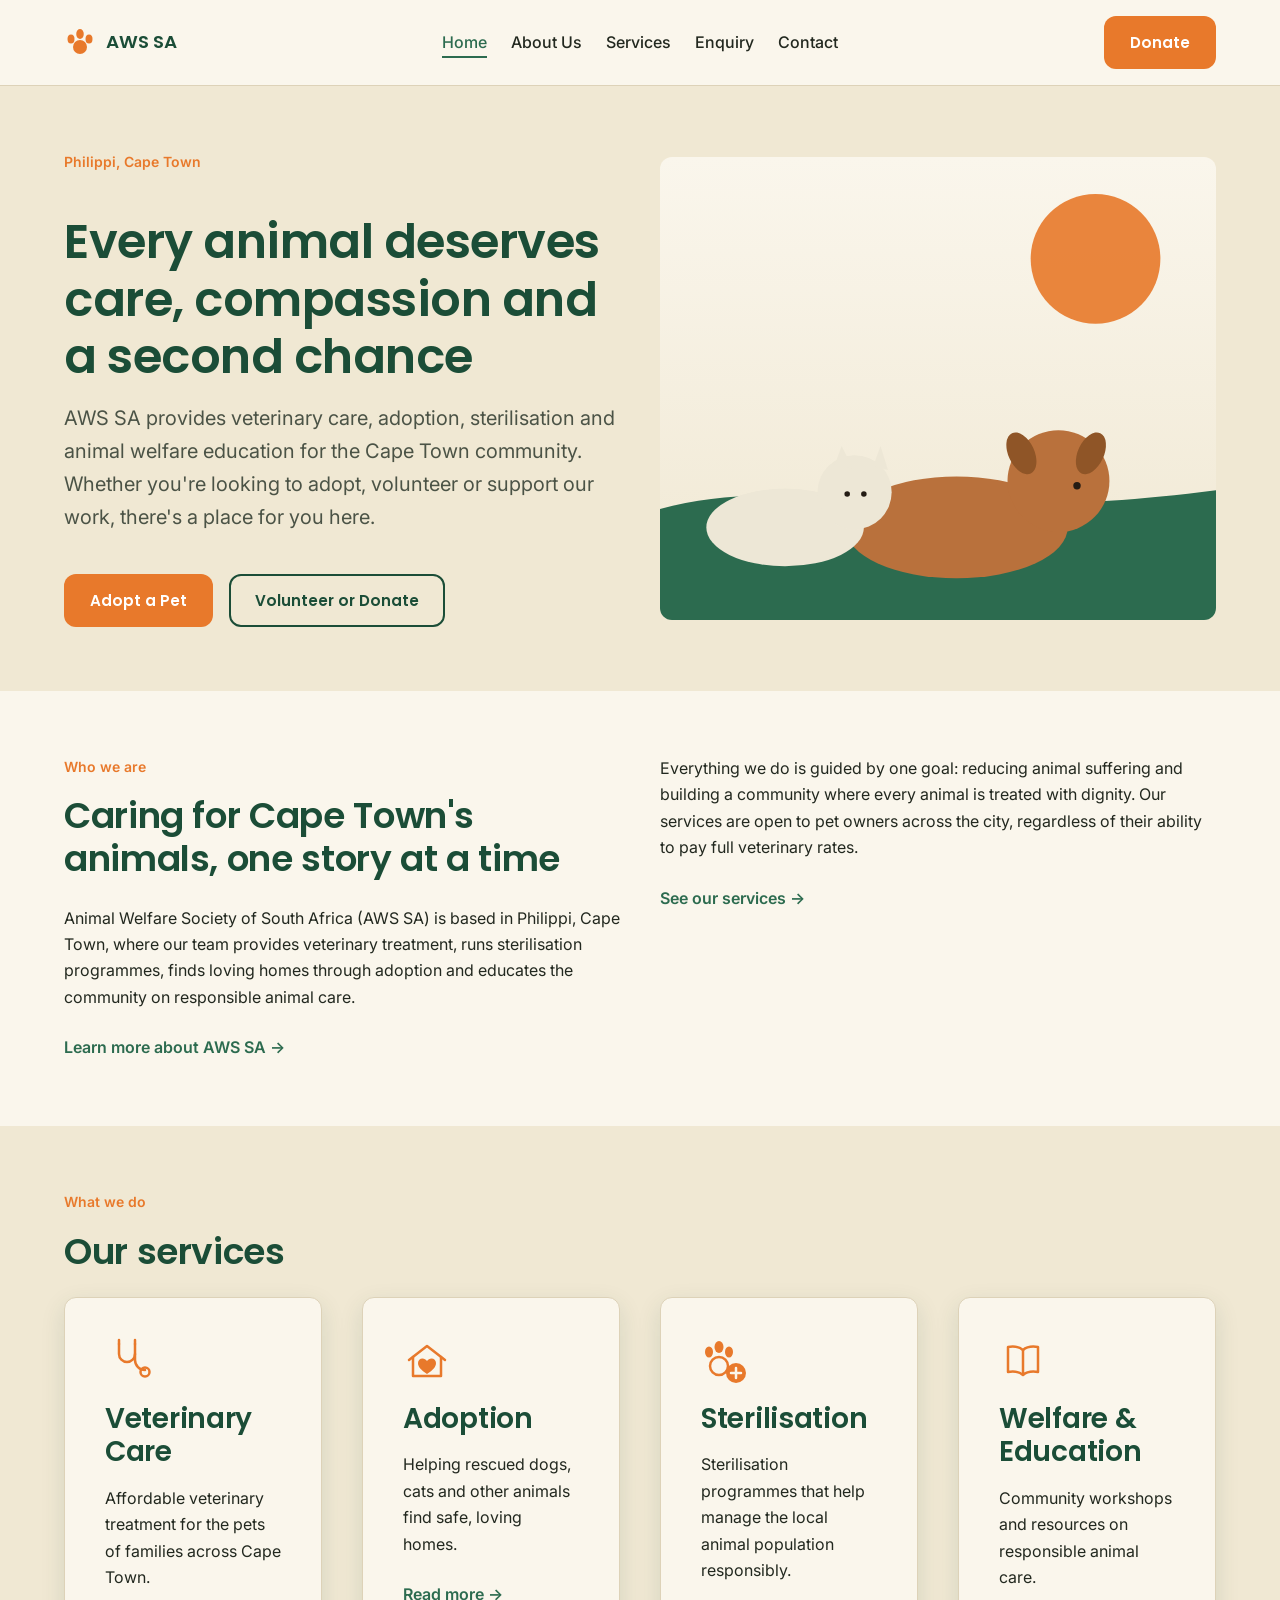
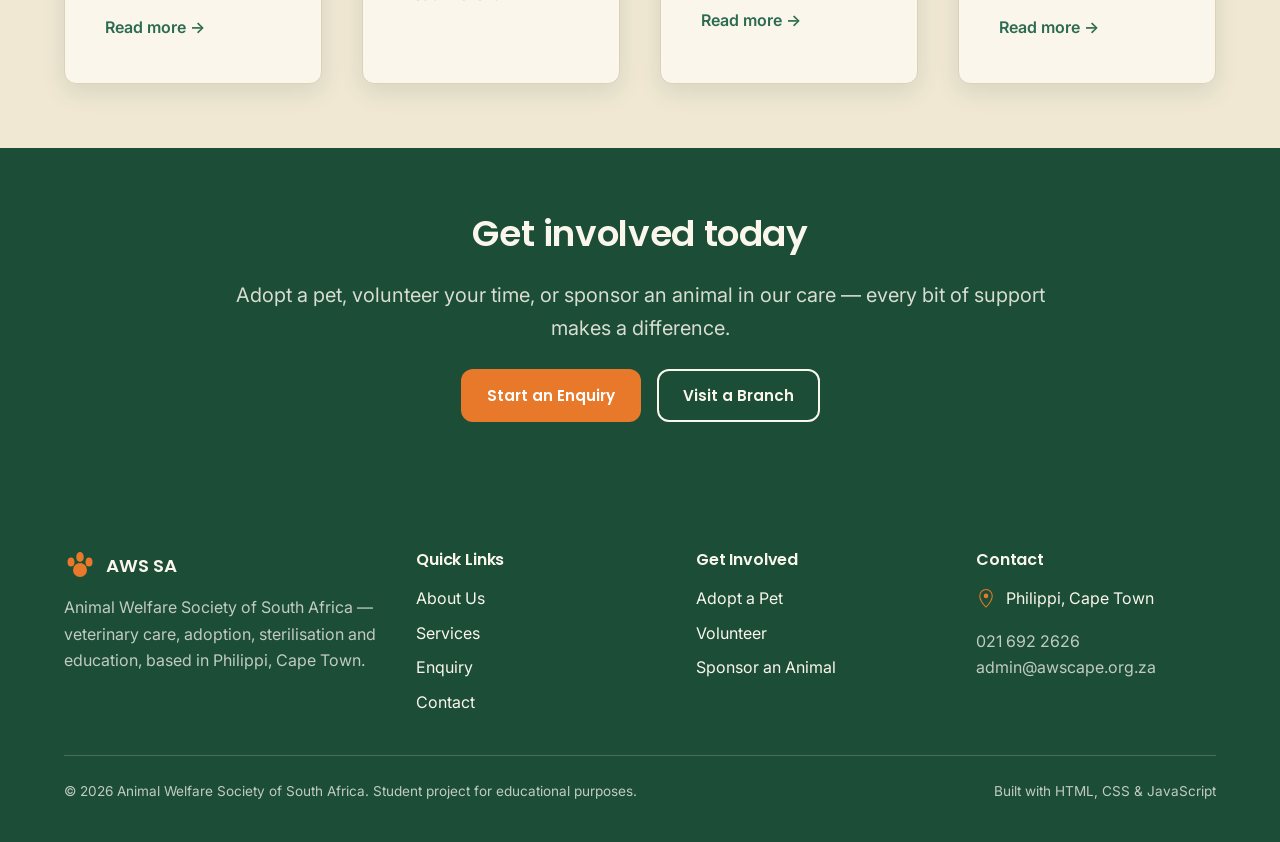
<file: index.html>
<!DOCTYPE html>
<html lang="en">
<head>
  <meta charset="UTF-8">
  <meta name="referrer" content="strict-origin-when-cross-origin">
  <meta name="viewport" content="width=device-width, initial-scale=1.0">
  <title>Animal Welfare Society of South Africa | Vet Care & Pet Adoption in Cape Town</title>
  <meta name="description" content="AWS SA offers affordable veterinary care, pet adoption, sterilisation and animal welfare education in Philippi, Cape Town. Adopt, volunteer or donate today.">

  <!-- Google Fonts: Poppins for headings, Inter for body copy -->
  <meta name="keywords" content="animal welfare Cape Town, pet adoption Cape Town, affordable vet Philippi, dog sterilisation Cape Town, animal shelter Western Cape, volunteer animal shelter">
  <meta name="author" content="Masego Leeuw">
  <meta name="robots" content="index, follow">
  <link rel="canonical" href="https://chimerical-paprenjak-44c82b.netlify.app/">

  <!-- Open Graph / social media sharing -->
  <meta property="og:type" content="website">
  <meta property="og:site_name" content="Animal Welfare Society of South Africa">
  <meta property="og:title" content="Animal Welfare Society of South Africa | Vet Care & Pet Adoption in Cape Town">
  <meta property="og:description" content="AWS SA offers affordable veterinary care, pet adoption, sterilisation and animal welfare education in Philippi, Cape Town. Adopt, volunteer or donate today.">
  <meta property="og:url" content="https://chimerical-paprenjak-44c82b.netlify.app/">
  <meta property="og:image" content="https://chimerical-paprenjak-44c82b.netlify.app/images/hero-large.svg">
  <meta name="twitter:card" content="summary_large_image">

  <link rel="preconnect" href="https://fonts.googleapis.com">
  <link rel="preconnect" href="https://fonts.gstatic.com" crossorigin>
  <link href="https://fonts.googleapis.com/css2?family=Poppins:wght@500;600;700&family=Inter:wght@400;500;600&display=swap" rel="stylesheet">

  <link rel="icon" href="images/paw-mark.svg" type="image/svg+xml">
  <link rel="stylesheet" href="css/style.css">
  <!-- Structured data for local SEO (schema.org) -->
  <script type="application/ld+json">
  {
    "@context": "https://schema.org",
    "@type": "AnimalShelter",
    "name": "Animal Welfare Society of South Africa",
    "description": "Veterinary care, pet adoption, sterilisation programmes and animal welfare education in Philippi, Cape Town.",
    "telephone": "+27216922626",
    "email": "admin@awscape.org.za",
    "address": {
      "@type": "PostalAddress",
      "addressLocality": "Philippi",
      "addressRegion": "Western Cape",
      "addressCountry": "ZA"
    },
    "areaServed": "Cape Town"
  }
  </script>
  <script src="js/main.js" defer></script>
</head>
<body>
  <a class="skip-link" href="#main-content">Skip to main content</a>

  <!-- ============================= HEADER ============================= -->
  <header class="site-header">
    <div class="container">
      <a class="brand" href="index.html">
        <img src="images/paw-mark.svg" alt="">
        AWS&nbsp;SA
      </a>

      <!-- Checkbox-driven nav toggle: works without JavaScript.
           A fuller animated menu can be added once JS is introduced in Part 3. -->
      <input type="checkbox" id="nav-toggle" class="nav-toggle">
      <label for="nav-toggle" class="nav-toggle-label">Menu</label>

      <nav class="main-nav" id="primary-nav" aria-label="Primary">
        <ul>
          <li><a href="index.html" aria-current="page">Home</a></li>
          <li><a href="about.html">About Us</a></li>
          <li><a href="services.html">Services</a></li>
          <li><a href="enquiry.html">Enquiry</a></li>
          <li><a href="contact.html">Contact</a></li>
        </ul>
      </nav>

      <div class="header-actions">
        <a class="btn btn--primary" href="enquiry.html">Donate</a>
      </div>
    </div>
  </header>

  <main id="main-content">
    <!-- ============================= HERO ============================= -->
    <section class="hero">
      <div class="container">
        <div class="hero__copy">
          <p class="section-eyebrow">Philippi, Cape Town</p>
          <h1>Every animal deserves care, compassion and a second chance</h1>
          <p class="lead">
            AWS SA provides veterinary care, adoption, sterilisation and
            animal welfare education for the Cape Town community. Whether
            you're looking to adopt, volunteer or support our work, there's
            a place for you here.
          </p>
          <div class="hero__actions">
            <a class="btn btn--primary" href="enquiry.html">Adopt a Pet</a>
            <a class="btn btn--ghost" href="enquiry.html">Volunteer or Donate</a>
          </div>
        </div>
        <div class="hero__image">
          <img
            src="images/hero-large.svg"
            srcset="images/hero-small.svg 600w, images/hero-large.svg 1200w"
            sizes="(max-width: 768px) 90vw, 40vw"
            alt="Illustration of a rescued dog and cat resting together in the sun">
        </div>
      </div>
    </section>

    <!-- =========================== ABOUT TEASER =========================== -->
    <section class="section">
      <div class="container grid grid--2">
        <div>
          <p class="section-eyebrow">Who we are</p>
          <h2>Caring for Cape Town's animals, one story at a time</h2>
          <p>
            Animal Welfare Society of South Africa (AWS SA) is based in
            Philippi, Cape Town, where our team provides veterinary
            treatment, runs sterilisation programmes, finds loving homes
            through adoption and educates the community on responsible
            animal care.
          </p>
          <a class="card__link" href="about.html">Learn more about AWS SA &rarr;</a>
        </div>
        <div>
          <p>
            Everything we do is guided by one goal: reducing animal
            suffering and building a community where every animal is
            treated with dignity. Our services are open to pet owners
            across the city, regardless of their ability to pay full
            veterinary rates.
          </p>
          <a class="card__link" href="services.html">See our services &rarr;</a>
        </div>
      </div>
    </section>

    <!-- ============================ SERVICES ============================ -->
    <section class="section section--alt">
      <div class="container">
        <p class="section-eyebrow">What we do</p>
        <h2>Our services</h2>
        <div class="grid grid--4">

          <article class="card">
            <img class="card__icon" src="images/icon-vet.svg" alt="">
            <h3>Veterinary Care</h3>
            <p>Affordable veterinary treatment for the pets of families across Cape Town.</p>
            <a class="card__link" href="services.html">Read more &rarr;</a>
          </article>

          <article class="card">
            <img class="card__icon" src="images/icon-adopt.svg" alt="">
            <h3>Adoption</h3>
            <p>Helping rescued dogs, cats and other animals find safe, loving homes.</p>
            <a class="card__link" href="services.html">Read more &rarr;</a>
          </article>

          <article class="card">
            <img class="card__icon" src="images/icon-sterilisation.svg" alt="">
            <h3>Sterilisation</h3>
            <p>Sterilisation programmes that help manage the local animal population responsibly.</p>
            <a class="card__link" href="services.html">Read more &rarr;</a>
          </article>

          <article class="card">
            <img class="card__icon" src="images/icon-education.svg" alt="">
            <h3>Welfare &amp; Education</h3>
            <p>Community workshops and resources on responsible animal care.</p>
            <a class="card__link" href="services.html">Read more &rarr;</a>
          </article>

        </div>
      </div>
    </section>

    <!-- ============================= CTA BAND ============================= -->
    <section class="section section--dark cta-band">
      <div class="container">
        <h2>Get involved today</h2>
        <p class="lead" style="margin-inline:auto; color:rgba(250,246,236,0.85);">
          Adopt a pet, volunteer your time, or sponsor an animal in our
          care — every bit of support makes a difference.
        </p>
        <div class="cta-band__actions">
          <a class="btn btn--primary" href="enquiry.html">Start an Enquiry</a>
          <a class="btn btn--outline" href="contact.html">Visit a Branch</a>
        </div>
      </div>
    </section>
  </main>

  <!-- ============================= FOOTER ============================= -->
  <footer class="site-footer">
    <div class="container">
      <div class="grid footer-grid">
        <div>
          <div class="brand" style="color:var(--color-cream);">
            <img src="images/paw-mark.svg" alt="" style="color:var(--color-orange);">
            AWS&nbsp;SA
          </div>
          <p style="color:rgba(250,246,236,0.75); margin-top:0.75rem;">
            Animal Welfare Society of South Africa &mdash; veterinary care,
            adoption, sterilisation and education, based in Philippi,
            Cape Town.
          </p>
        </div>

        <div>
          <h4>Quick Links</h4>
          <ul style="display:grid; gap:0.5rem;">
            <li><a href="about.html">About Us</a></li>
            <li><a href="services.html">Services</a></li>
            <li><a href="enquiry.html">Enquiry</a></li>
            <li><a href="contact.html">Contact</a></li>
          </ul>
        </div>

        <div>
          <h4>Get Involved</h4>
          <ul style="display:grid; gap:0.5rem;">
            <li><a href="enquiry.html">Adopt a Pet</a></li>
            <li><a href="enquiry.html">Volunteer</a></li>
            <li><a href="enquiry.html">Sponsor an Animal</a></li>
          </ul>
        </div>

        <div>
          <h4>Contact</h4>
          <div class="footer-branch">
            <img src="images/icon-pin.svg" alt="">
            <span>Philippi, Cape Town</span>
          </div>
          <p style="color:rgba(250,246,236,0.75);">021 692 2626<br>admin@awscape.org.za</p>
        </div>
      </div>

      <div class="footer-bottom">
        <span>&copy; 2026 Animal Welfare Society of South Africa. Student project for educational purposes.</span>
        <span>Built with HTML, CSS &amp; JavaScript</span>
      </div>
    </div>
  </footer>

</body>
</html>
</file>
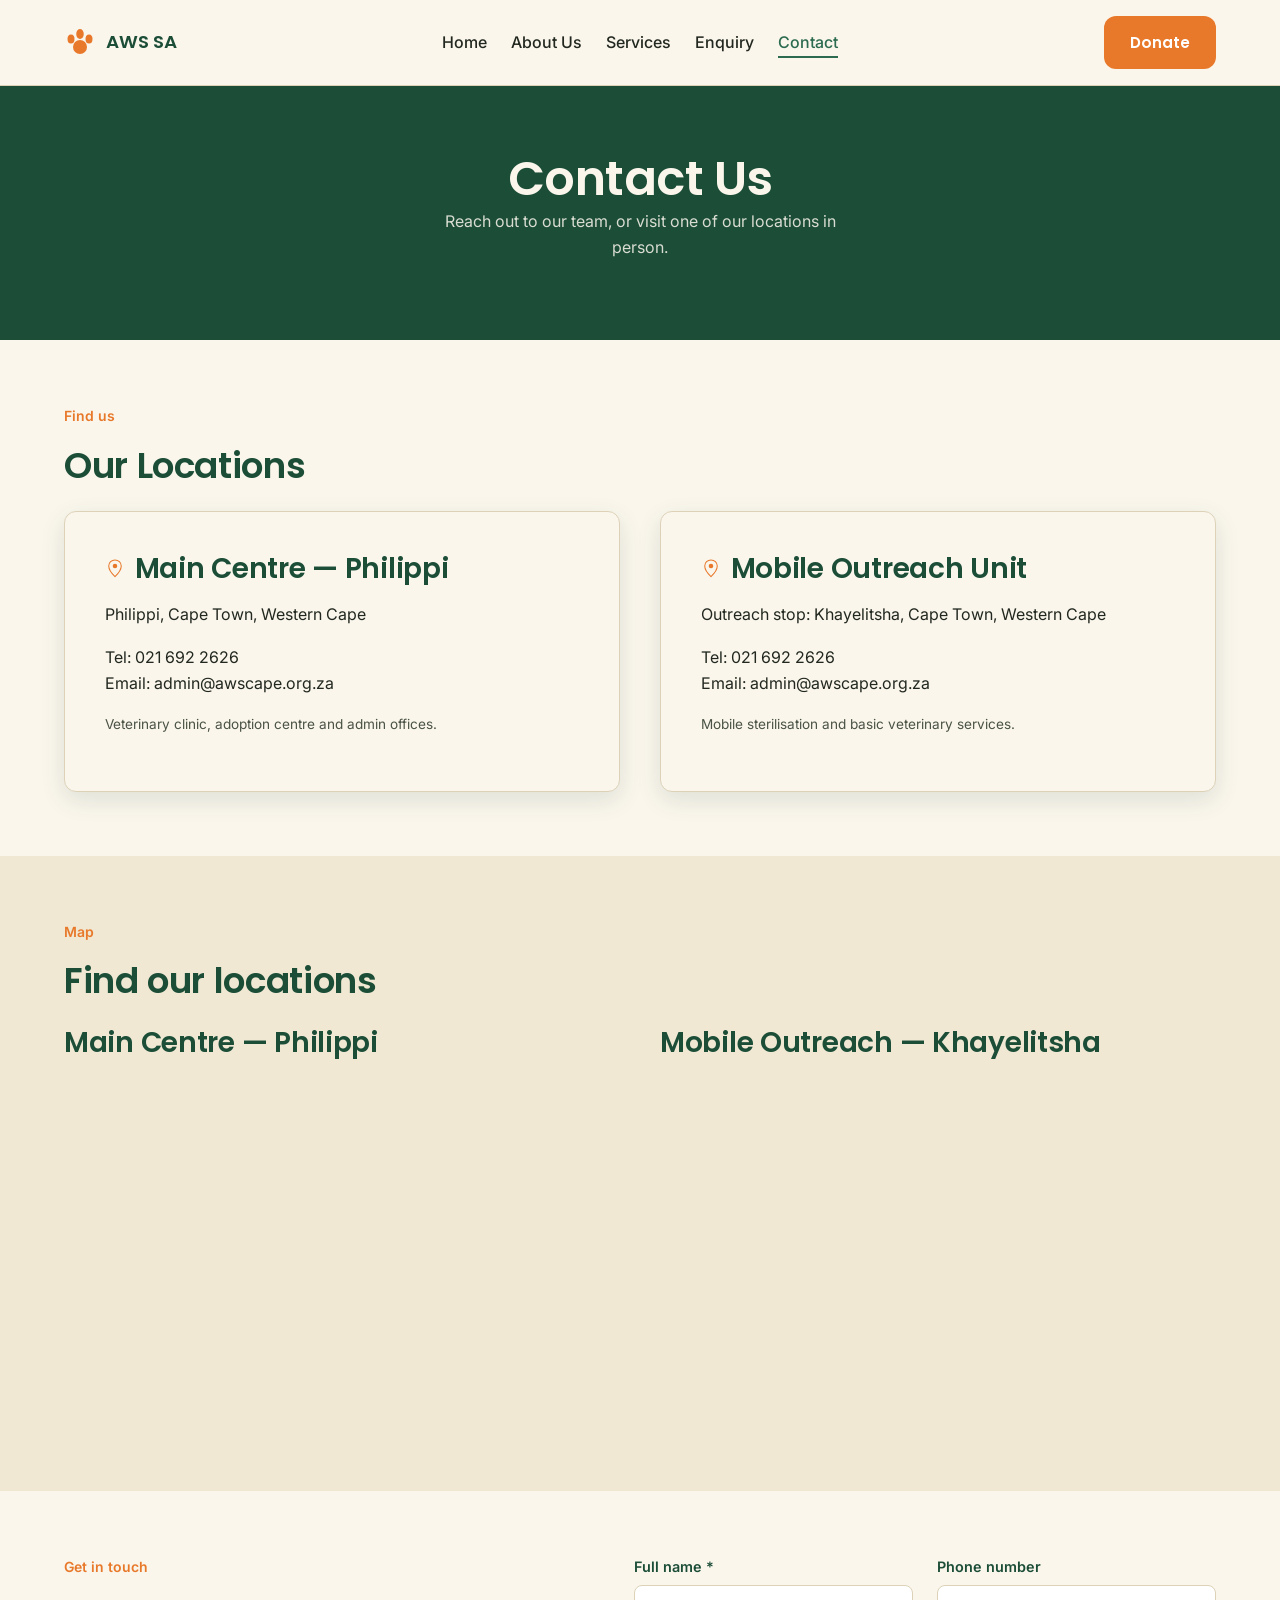
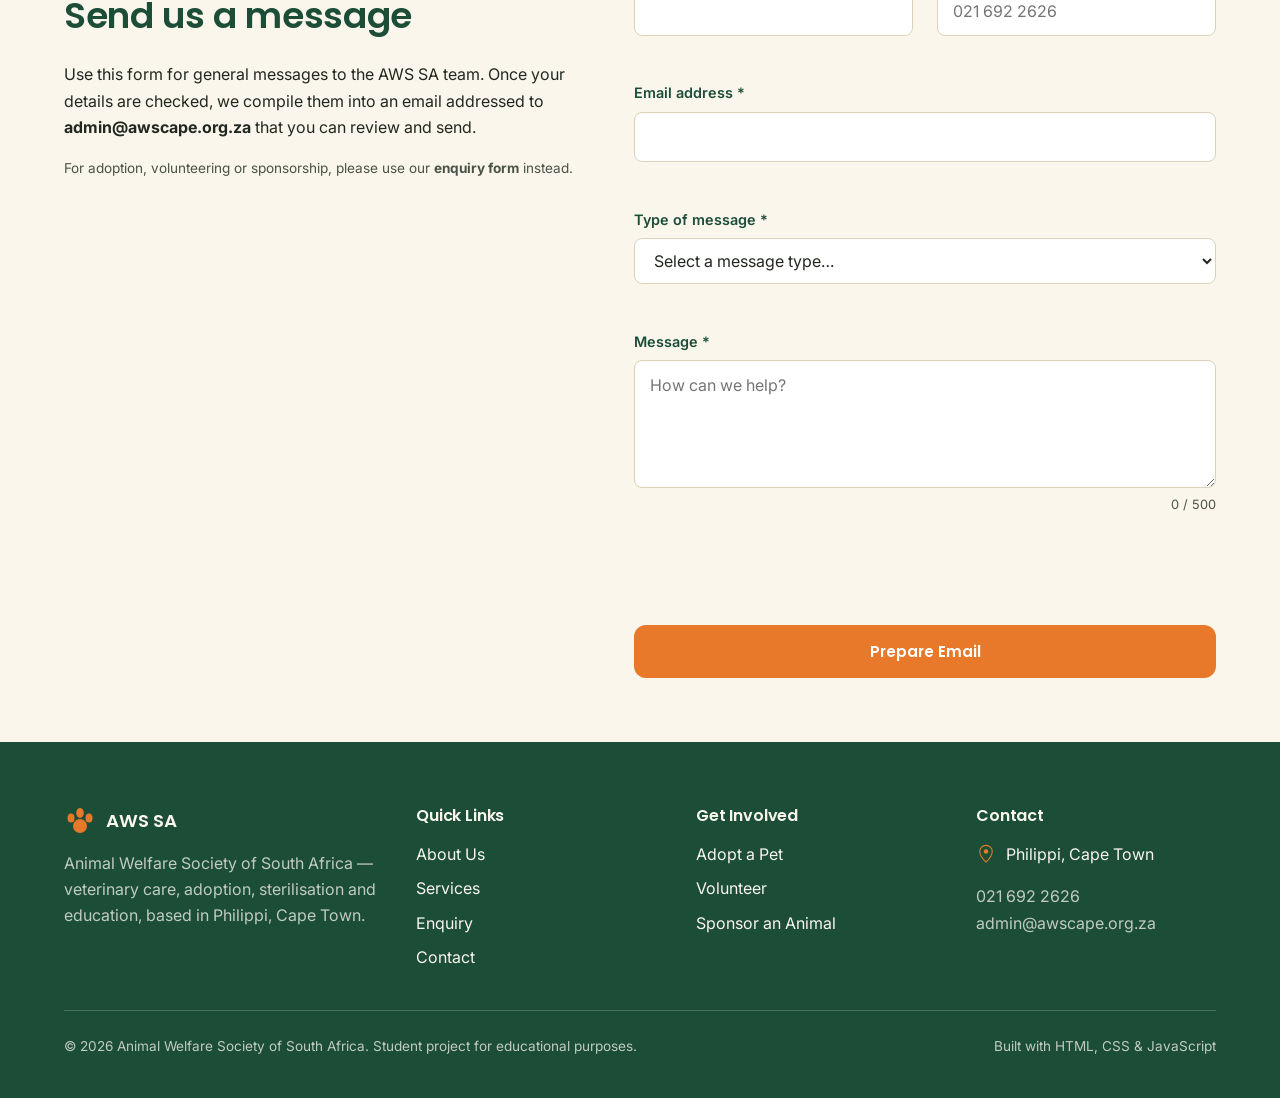
<file: contact.html>
<!DOCTYPE html>
<html lang="en">
<head>
  <meta charset="UTF-8">
  <meta name="referrer" content="strict-origin-when-cross-origin">
  <meta name="viewport" content="width=device-width, initial-scale=1.0">
  <title>Contact Us | Philippi Animal Welfare Centre, Cape Town | AWS SA</title>
  <meta name="description" content="Contact the Animal Welfare Society of South Africa in Philippi, Cape Town. Call 021 692 2626, email us, or find our centre and mobile outreach unit on the map.">

  <meta name="keywords" content="AWS SA contact, animal welfare Philippi phone, animal shelter Cape Town address, mobile sterilisation outreach">
  <meta name="author" content="Masego Leeuw">
  <meta name="robots" content="index, follow">
  <link rel="canonical" href="https://chimerical-paprenjak-44c82b.netlify.app/contact.html">

  <!-- Open Graph / social media sharing -->
  <meta property="og:type" content="website">
  <meta property="og:site_name" content="Animal Welfare Society of South Africa">
  <meta property="og:title" content="Contact Us | Philippi Animal Welfare Centre, Cape Town | AWS SA">
  <meta property="og:description" content="Contact the Animal Welfare Society of South Africa in Philippi, Cape Town. Call 021 692 2626, email us, or find our centre and mobile outreach unit on the map.">
  <meta property="og:url" content="https://chimerical-paprenjak-44c82b.netlify.app/contact.html">
  <meta property="og:image" content="https://chimerical-paprenjak-44c82b.netlify.app/images/hero-large.svg">
  <meta name="twitter:card" content="summary_large_image">

  <link rel="preconnect" href="https://fonts.googleapis.com">
  <link rel="preconnect" href="https://fonts.gstatic.com" crossorigin>
  <link href="https://fonts.googleapis.com/css2?family=Poppins:wght@500;600;700&family=Inter:wght@400;500;600&display=swap" rel="stylesheet">

  <link rel="icon" href="images/paw-mark.svg" type="image/svg+xml">
  <link rel="stylesheet" href="css/style.css">
  <script src="js/main.js" defer></script>
</head>
<body>
  <a class="skip-link" href="#main-content">Skip to main content</a>

  <header class="site-header">
    <div class="container">
      <a class="brand" href="index.html">
        <img src="images/paw-mark.svg" alt="">
        AWS&nbsp;SA
      </a>

      <input type="checkbox" id="nav-toggle" class="nav-toggle">
      <label for="nav-toggle" class="nav-toggle-label">Menu</label>

      <nav class="main-nav" id="primary-nav" aria-label="Primary">
        <ul>
          <li><a href="index.html">Home</a></li>
          <li><a href="about.html">About Us</a></li>
          <li><a href="services.html">Services</a></li>
          <li><a href="enquiry.html">Enquiry</a></li>
          <li><a href="contact.html" aria-current="page">Contact</a></li>
        </ul>
      </nav>

      <div class="header-actions">
        <a class="btn btn--primary" href="enquiry.html">Donate</a>
      </div>
    </div>
  </header>

  <main id="main-content">
    <section class="page-header">
      <div class="container">
        <h1>Contact Us</h1>
        <p>Reach out to our team, or visit one of our locations in person.</p>
      </div>
    </section>

    <!-- ============================ LOCATIONS ============================ -->
    <section class="section">
      <div class="container">
        <p class="section-eyebrow">Find us</p>
        <h2>Our Locations</h2>
        <div class="grid grid--2">

          <article class="card">
            <div class="footer-branch" style="margin-bottom:1rem;">
              <img src="images/icon-pin.svg" alt="" style="color:var(--color-orange);">
              <h3 style="margin-bottom:0;">Main Centre &mdash; Philippi</h3>
            </div>
            <p>Philippi, Cape Town, Western Cape</p>
            <p>Tel: 021 692 2626<br>Email: admin@awscape.org.za</p>
            <p class="form-note">Veterinary clinic, adoption centre and admin offices.</p>
          </article>

          <article class="card">
            <div class="footer-branch" style="margin-bottom:1rem;">
              <img src="images/icon-pin.svg" alt="" style="color:var(--color-orange);">
              <h3 style="margin-bottom:0;">Mobile Outreach Unit</h3>
            </div>
            <p>Outreach stop: Khayelitsha, Cape Town, Western Cape</p>
            <p>Tel: 021 692 2626<br>Email: admin@awscape.org.za</p>
            <p class="form-note">Mobile sterilisation and basic veterinary services.</p>
          </article>

        </div>
      </div>
    </section>

    <!-- ============================ MAPS ============================ -->
    <section class="section section--alt">
      <div class="container">
        <p class="section-eyebrow">Map</p>
        <h2>Find our locations</h2>
        <div class="grid grid--2">
          <div>
            <h3>Main Centre &mdash; Philippi</h3>
            <iframe class="map-frame" title="Map of the AWS SA Main Centre in Philippi, Cape Town"
              src="https://www.google.com/maps?q=Philippi,+Cape+Town,+South+Africa&amp;output=embed"
              loading="lazy" referrerpolicy="no-referrer-when-downgrade" allowfullscreen></iframe>
          </div>
          <div>
            <h3>Mobile Outreach &mdash; Khayelitsha</h3>
            <iframe class="map-frame" title="Map of the AWS SA mobile outreach stop in Khayelitsha, Cape Town"
              src="https://www.google.com/maps?q=Khayelitsha,+Cape+Town,+South+Africa&amp;output=embed"
              loading="lazy" referrerpolicy="no-referrer-when-downgrade" allowfullscreen></iframe>
          </div>
        </div>
      </div>
    </section>

    <!-- ============================ CONTACT FORM ============================ -->
    <section class="section">
      <div class="container grid grid--2">

        <div>
          <p class="section-eyebrow">Get in touch</p>
          <h2>Send us a message</h2>
          <p>
            Use this form for general messages to the AWS SA team. Once your
            details are checked, we compile them into an email addressed to
            <strong>admin@awscape.org.za</strong> that you can review and send.
          </p>
          <p class="form-note">For adoption, volunteering or sponsorship, please use our
            <a href="enquiry.html"><strong>enquiry form</strong></a> instead.</p>
        </div>

        <div>
          <form class="form" id="contact-form" action="#" method="post" novalidate>
            <div class="form-row">
              <div class="field">
                <label for="c-fullName">Full name *</label>
                <input type="text" id="c-fullName" name="fullName" autocomplete="name" required>
                <span class="field__error" aria-live="polite"></span>
              </div>
              <div class="field">
                <label for="c-phone">Phone number</label>
                <input type="tel" id="c-phone" name="phone" autocomplete="tel" placeholder="021 692 2626">
                <span class="field__error" aria-live="polite"></span>
              </div>
            </div>

            <div class="field">
              <label for="c-email">Email address *</label>
              <input type="email" id="c-email" name="email" autocomplete="email" required>
              <span class="field__error" aria-live="polite"></span>
            </div>

            <div class="field">
              <label for="c-topic">Type of message *</label>
              <select id="c-topic" name="topic" required>
                <option value="">Select a message type…</option>
                <option value="General question">General question</option>
                <option value="Feedback">Feedback</option>
                <option value="Media or partnership">Media or partnership</option>
                <option value="Report an animal in need">Report an animal in need</option>
              </select>
              <span class="field__error" aria-live="polite"></span>
            </div>

            <div class="field">
              <label for="c-message">Message *</label>
              <textarea id="c-message" name="message" maxlength="500" required placeholder="How can we help?"></textarea>
              <span class="field__hint" id="c-message-count">0 / 500</span>
              <span class="field__error" aria-live="polite"></span>
            </div>

            <p class="form-status" id="contact-status" role="status" aria-live="polite"></p>
            <button type="submit" class="btn btn--primary">Prepare Email</button>
          </form>

          <section class="result-panel" id="email-preview" tabindex="-1" hidden aria-live="polite">
            <h3>Your email is ready</h3>
            <p><strong>To:</strong> <span id="email-to"></span></p>
            <p><strong>Subject:</strong> <span id="email-subject"></span></p>
            <pre id="email-body"></pre>
            <a class="btn btn--primary" id="email-send" href="#">Send email</a>
          </section>
        </div>

      </div>
    </section>
  </main>

  <footer class="site-footer">
    <div class="container">
      <div class="grid footer-grid">
        <div>
          <div class="brand" style="color:var(--color-cream);">
            <img src="images/paw-mark.svg" alt="">
            AWS&nbsp;SA
          </div>
          <p style="color:rgba(250,246,236,0.75); margin-top:0.75rem;">
            Animal Welfare Society of South Africa &mdash; veterinary care,
            adoption, sterilisation and education, based in Philippi,
            Cape Town.
          </p>
        </div>

        <div>
          <h4>Quick Links</h4>
          <ul style="display:grid; gap:0.5rem;">
            <li><a href="about.html">About Us</a></li>
            <li><a href="services.html">Services</a></li>
            <li><a href="enquiry.html">Enquiry</a></li>
            <li><a href="contact.html">Contact</a></li>
          </ul>
        </div>

        <div>
          <h4>Get Involved</h4>
          <ul style="display:grid; gap:0.5rem;">
            <li><a href="enquiry.html">Adopt a Pet</a></li>
            <li><a href="enquiry.html">Volunteer</a></li>
            <li><a href="enquiry.html">Sponsor an Animal</a></li>
          </ul>
        </div>

        <div>
          <h4>Contact</h4>
          <div class="footer-branch">
            <img src="images/icon-pin.svg" alt="">
            <span>Philippi, Cape Town</span>
          </div>
          <p style="color:rgba(250,246,236,0.75);">021 692 2626<br>admin@awscape.org.za</p>
        </div>
      </div>

      <div class="footer-bottom">
        <span>&copy; 2026 Animal Welfare Society of South Africa. Student project for educational purposes.</span>
        <span>Built with HTML, CSS &amp; JavaScript</span>
      </div>
    </div>
  </footer>

</body>
</html>
</file>
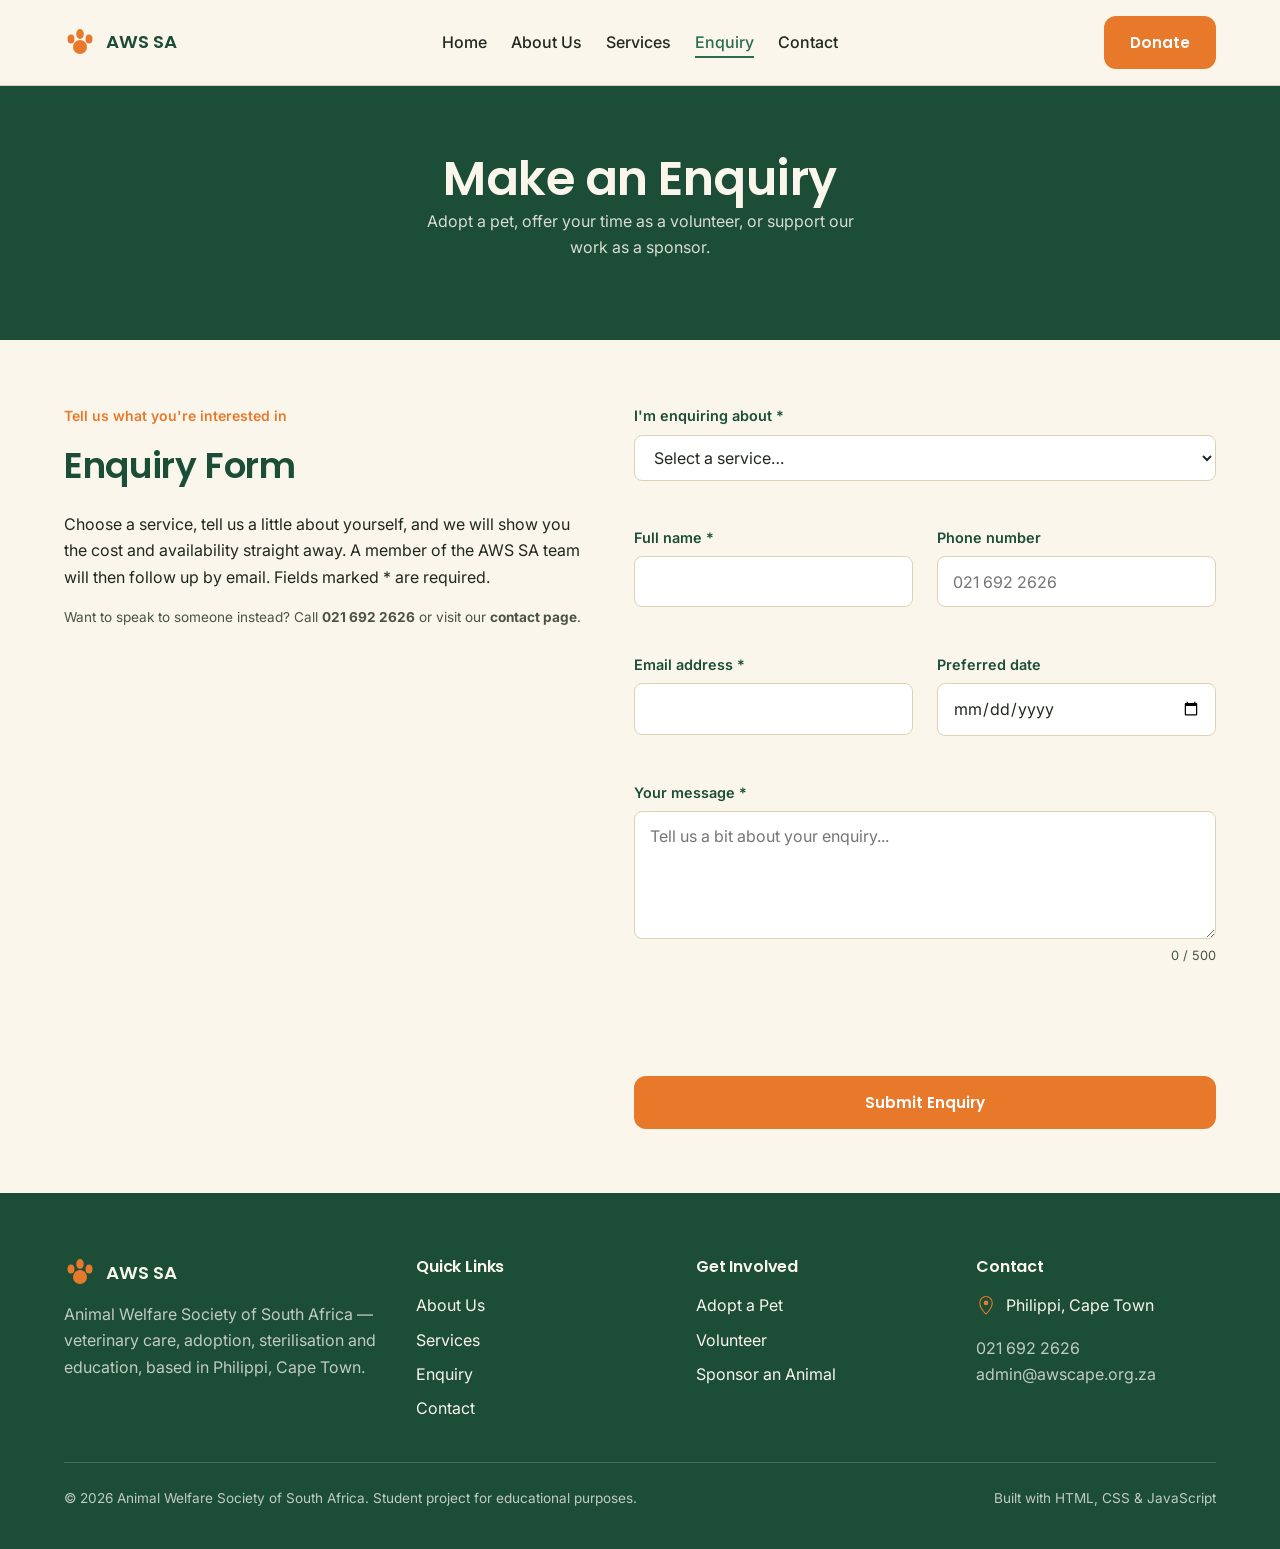
<file: enquiry.html>
<!DOCTYPE html>
<html lang="en">
<head>
  <meta charset="UTF-8">
  <meta name="referrer" content="strict-origin-when-cross-origin">
  <meta name="viewport" content="width=device-width, initial-scale=1.0">
  <title>Make an Enquiry | Adopt, Volunteer or Sponsor | AWS SA Cape Town</title>
  <meta name="description" content="Enquire about adopting a pet, veterinary care, sterilisation, volunteering or sponsoring an animal with the Animal Welfare Society of South Africa.">

  <meta name="keywords" content="adopt a pet Cape Town, volunteer animal shelter Cape Town, sponsor an animal South Africa, vet enquiry Philippi">
  <meta name="author" content="Masego Leeuw">
  <meta name="robots" content="index, follow">
  <link rel="canonical" href="https://chimerical-paprenjak-44c82b.netlify.app/enquiry.html">

  <!-- Open Graph / social media sharing -->
  <meta property="og:type" content="website">
  <meta property="og:site_name" content="Animal Welfare Society of South Africa">
  <meta property="og:title" content="Make an Enquiry | Adopt, Volunteer or Sponsor | AWS SA Cape Town">
  <meta property="og:description" content="Enquire about adopting a pet, veterinary care, sterilisation, volunteering or sponsoring an animal with the Animal Welfare Society of South Africa.">
  <meta property="og:url" content="https://chimerical-paprenjak-44c82b.netlify.app/enquiry.html">
  <meta property="og:image" content="https://chimerical-paprenjak-44c82b.netlify.app/images/hero-large.svg">
  <meta name="twitter:card" content="summary_large_image">

  <link rel="preconnect" href="https://fonts.googleapis.com">
  <link rel="preconnect" href="https://fonts.gstatic.com" crossorigin>
  <link href="https://fonts.googleapis.com/css2?family=Poppins:wght@500;600;700&family=Inter:wght@400;500;600&display=swap" rel="stylesheet">

  <link rel="icon" href="images/paw-mark.svg" type="image/svg+xml">
  <link rel="stylesheet" href="css/style.css">
  <script src="js/main.js" defer></script>
</head>
<body>
  <a class="skip-link" href="#main-content">Skip to main content</a>

  <header class="site-header">
    <div class="container">
      <a class="brand" href="index.html">
        <img src="images/paw-mark.svg" alt="">
        AWS&nbsp;SA
      </a>

      <input type="checkbox" id="nav-toggle" class="nav-toggle">
      <label for="nav-toggle" class="nav-toggle-label">Menu</label>

      <nav class="main-nav" id="primary-nav" aria-label="Primary">
        <ul>
          <li><a href="index.html">Home</a></li>
          <li><a href="about.html">About Us</a></li>
          <li><a href="services.html">Services</a></li>
          <li><a href="enquiry.html" aria-current="page">Enquiry</a></li>
          <li><a href="contact.html">Contact</a></li>
        </ul>
      </nav>

      <div class="header-actions">
        <a class="btn btn--primary" href="enquiry.html">Donate</a>
      </div>
    </div>
  </header>

  <main id="main-content">
    <section class="page-header">
      <div class="container">
        <h1>Make an Enquiry</h1>
        <p>Adopt a pet, offer your time as a volunteer, or support our work as a sponsor.</p>
      </div>
    </section>

    <section class="section">
      <div class="container grid grid--2">

        <div>
          <p class="section-eyebrow">Tell us what you're interested in</p>
          <h2>Enquiry Form</h2>
          <p>
            Choose a service, tell us a little about yourself, and we will show
            you the cost and availability straight away. A member of the AWS SA
            team will then follow up by email. Fields marked * are required.
          </p>
          <p class="form-note">
            Want to speak to someone instead? Call <a href="tel:+27216922626"><strong>021 692 2626</strong></a>
            or visit our <a href="contact.html"><strong>contact page</strong></a>.
          </p>
        </div>

        <div>
          <form class="form" id="enquiry-form" action="#" method="post" novalidate>

            <div class="field">
              <label for="service">I'm enquiring about *</label>
              <select id="service" name="service" required>
                <option value="">Select a service…</option>
                <option value="adoption">Adopting a pet</option>
                <option value="veterinary">Veterinary care</option>
                <option value="sterilisation">Sterilisation</option>
                <option value="volunteer">Volunteering</option>
                <option value="sponsorship">Sponsoring an animal</option>
              </select>
              <span class="field__error" aria-live="polite"></span>
            </div>

            <div class="form-row">
              <div class="field">
                <label for="fullName">Full name *</label>
                <input type="text" id="fullName" name="fullName" autocomplete="name" required>
                <span class="field__error" aria-live="polite"></span>
              </div>
              <div class="field">
                <label for="phone">Phone number</label>
                <input type="tel" id="phone" name="phone" autocomplete="tel" placeholder="021 692 2626">
                <span class="field__error" aria-live="polite"></span>
              </div>
            </div>

            <div class="form-row">
              <div class="field">
                <label for="email">Email address *</label>
                <input type="email" id="email" name="email" autocomplete="email" required>
                <span class="field__error" aria-live="polite"></span>
              </div>
              <div class="field">
                <label for="preferredDate">Preferred date</label>
                <input type="date" id="preferredDate" name="preferredDate">
                <span class="field__error" aria-live="polite"></span>
              </div>
            </div>

            <div class="field">
              <label for="message">Your message *</label>
              <textarea id="message" name="message" maxlength="500" required placeholder="Tell us a bit about your enquiry..."></textarea>
              <span class="field__hint" id="message-count">0 / 500</span>
              <span class="field__error" aria-live="polite"></span>
            </div>

            <p class="form-status" id="form-status" role="status" aria-live="polite"></p>
            <button type="submit" class="btn btn--primary">Submit Enquiry</button>
          </form>

          <section class="result-panel" id="enquiry-result" tabindex="-1" hidden aria-live="polite">
            <h3 id="result-title"></h3>
            <p id="result-greeting"></p>
            <dl>
              <dt>Cost</dt>
              <dd id="result-cost"></dd>
              <dt>Availability</dt>
              <dd id="result-availability"></dd>
            </dl>
            <p class="form-note">We will email more details to <strong id="result-email"></strong>.</p>
          </section>
        </div>

      </div>
    </section>
  </main>

  <footer class="site-footer">
    <div class="container">
      <div class="grid footer-grid">
        <div>
          <div class="brand" style="color:var(--color-cream);">
            <img src="images/paw-mark.svg" alt="">
            AWS&nbsp;SA
          </div>
          <p style="color:rgba(250,246,236,0.75); margin-top:0.75rem;">
            Animal Welfare Society of South Africa &mdash; veterinary care,
            adoption, sterilisation and education, based in Philippi,
            Cape Town.
          </p>
        </div>

        <div>
          <h4>Quick Links</h4>
          <ul style="display:grid; gap:0.5rem;">
            <li><a href="about.html">About Us</a></li>
            <li><a href="services.html">Services</a></li>
            <li><a href="enquiry.html">Enquiry</a></li>
            <li><a href="contact.html">Contact</a></li>
          </ul>
        </div>

        <div>
          <h4>Get Involved</h4>
          <ul style="display:grid; gap:0.5rem;">
            <li><a href="enquiry.html">Adopt a Pet</a></li>
            <li><a href="enquiry.html">Volunteer</a></li>
            <li><a href="enquiry.html">Sponsor an Animal</a></li>
          </ul>
        </div>

        <div>
          <h4>Contact</h4>
          <div class="footer-branch">
            <img src="images/icon-pin.svg" alt="">
            <span>Philippi, Cape Town</span>
          </div>
          <p style="color:rgba(250,246,236,0.75);">021 692 2626<br>admin@awscape.org.za</p>
        </div>
      </div>

      <div class="footer-bottom">
        <span>&copy; 2026 Animal Welfare Society of South Africa. Student project for educational purposes.</span>
        <span>Built with HTML, CSS &amp; JavaScript</span>
      </div>
    </div>
  </footer>

</body>
</html>
</file>
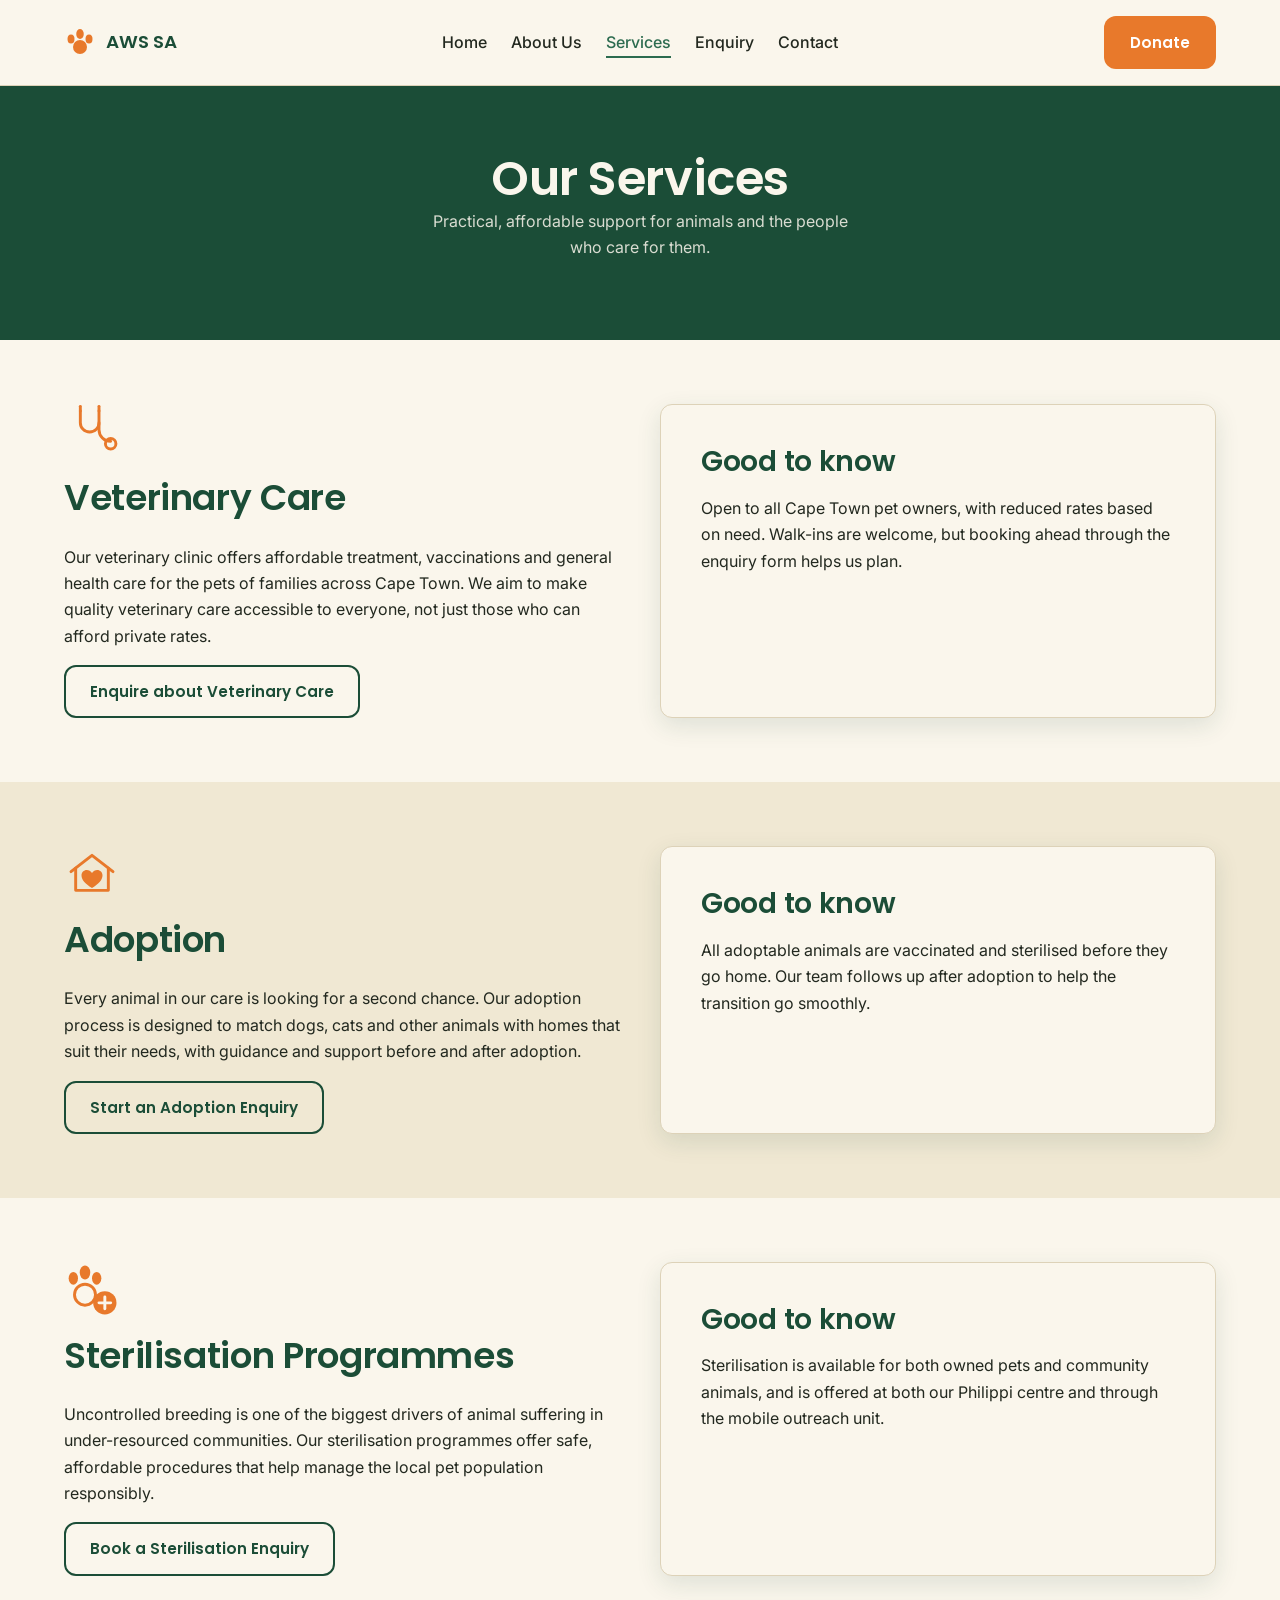
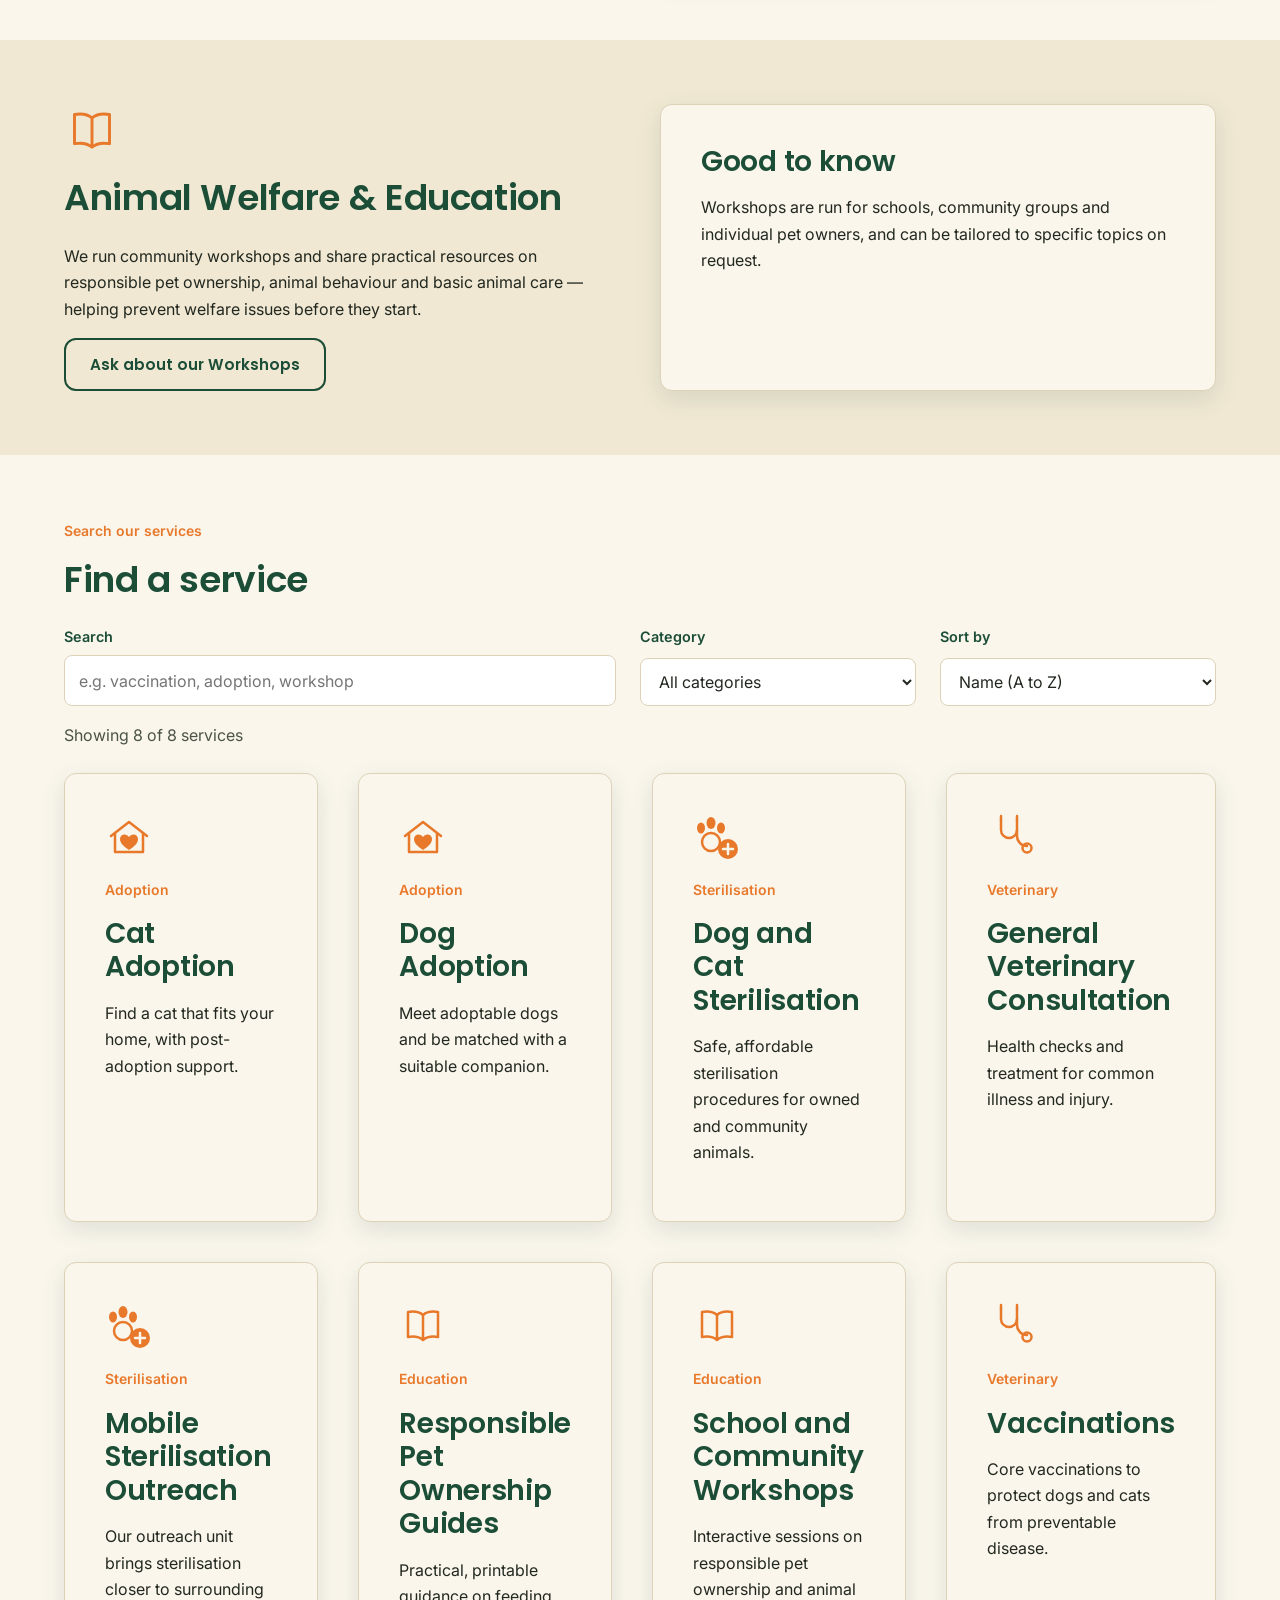
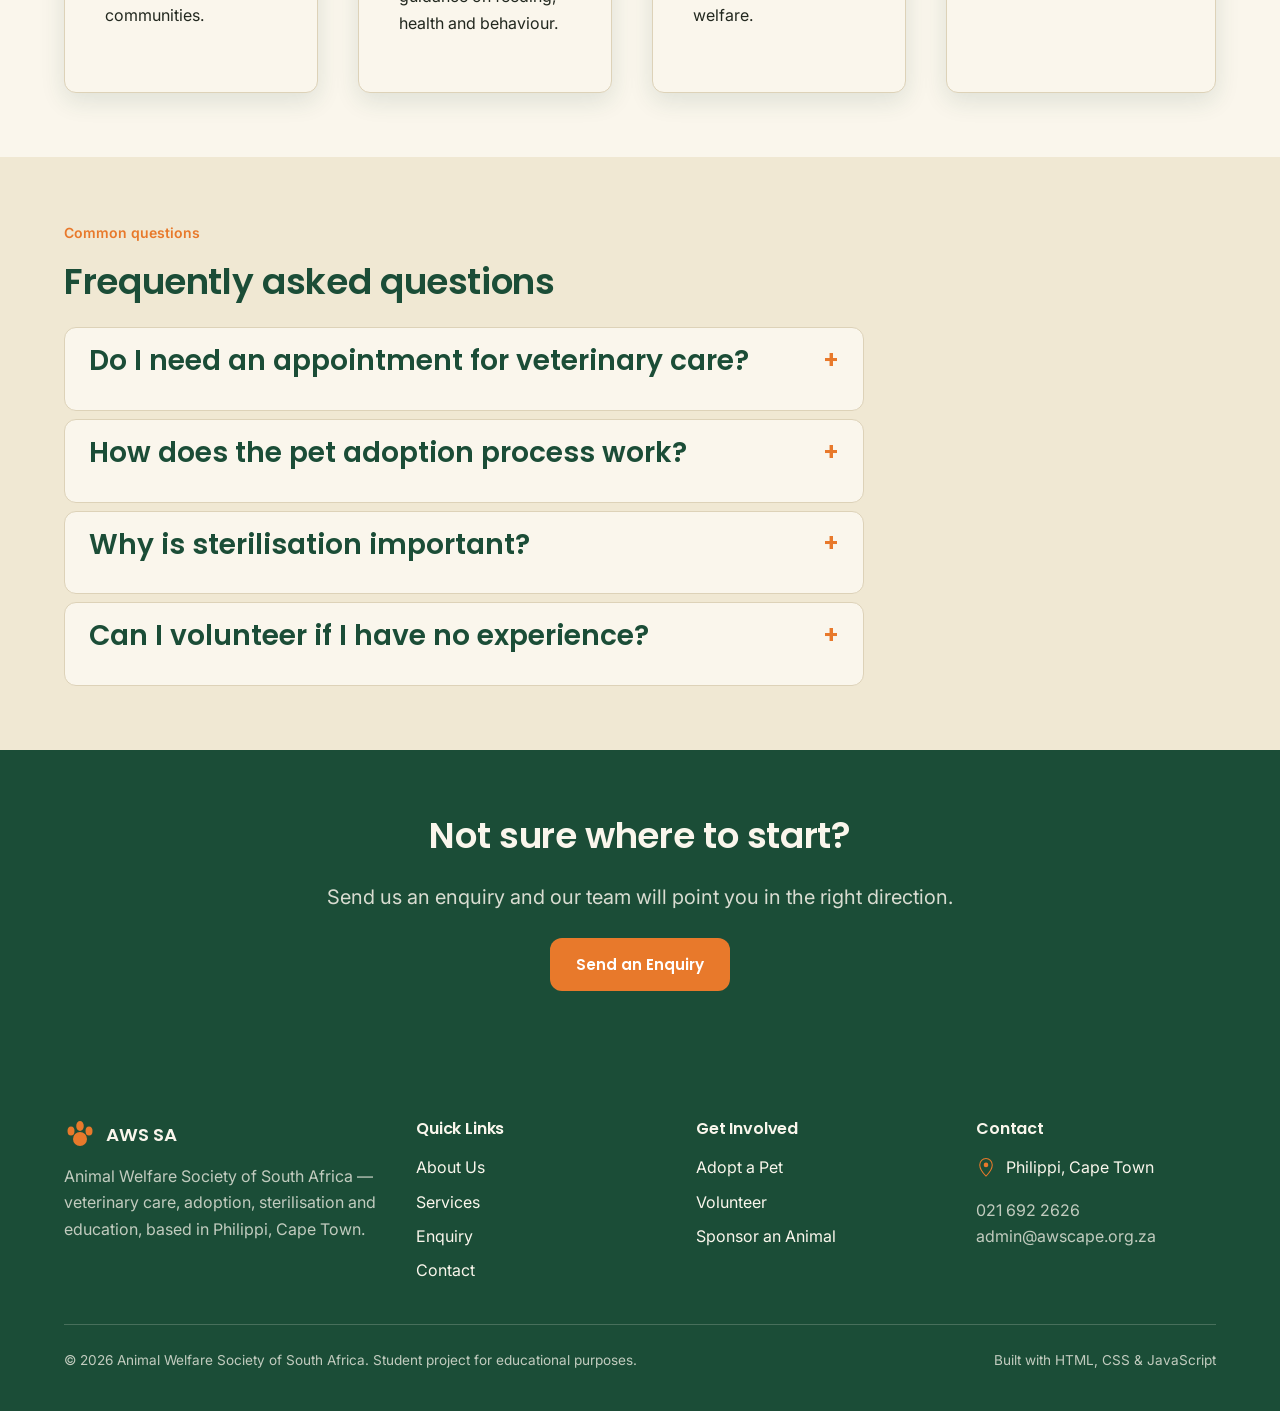
<file: services.html>
<!DOCTYPE html>
<html lang="en">
<head>
  <meta charset="UTF-8">
  <meta name="referrer" content="strict-origin-when-cross-origin">
  <meta name="viewport" content="width=device-width, initial-scale=1.0">
  <title>Our Services | Vet Care, Adoption & Sterilisation Cape Town | AWS SA</title>
  <meta name="description" content="Explore AWS SA services: affordable veterinary care, dog and cat adoption, sterilisation programmes and animal welfare education in Cape Town.">

  <meta name="keywords" content="affordable vet Cape Town, dog adoption Cape Town, cat adoption Cape Town, pet sterilisation Philippi, animal welfare workshops">
  <meta name="author" content="Masego Leeuw">
  <meta name="robots" content="index, follow">
  <link rel="canonical" href="https://chimerical-paprenjak-44c82b.netlify.app/services.html">

  <!-- Open Graph / social media sharing -->
  <meta property="og:type" content="website">
  <meta property="og:site_name" content="Animal Welfare Society of South Africa">
  <meta property="og:title" content="Our Services | Vet Care, Adoption & Sterilisation Cape Town | AWS SA">
  <meta property="og:description" content="Explore AWS SA services: affordable veterinary care, dog and cat adoption, sterilisation programmes and animal welfare education in Cape Town.">
  <meta property="og:url" content="https://chimerical-paprenjak-44c82b.netlify.app/services.html">
  <meta property="og:image" content="https://chimerical-paprenjak-44c82b.netlify.app/images/hero-large.svg">
  <meta name="twitter:card" content="summary_large_image">

  <link rel="preconnect" href="https://fonts.googleapis.com">
  <link rel="preconnect" href="https://fonts.gstatic.com" crossorigin>
  <link href="https://fonts.googleapis.com/css2?family=Poppins:wght@500;600;700&family=Inter:wght@400;500;600&display=swap" rel="stylesheet">

  <link rel="icon" href="images/paw-mark.svg" type="image/svg+xml">
  <link rel="stylesheet" href="css/style.css">
  <script src="js/main.js" defer></script>
</head>
<body>
  <a class="skip-link" href="#main-content">Skip to main content</a>

  <header class="site-header">
    <div class="container">
      <a class="brand" href="index.html">
        <img src="images/paw-mark.svg" alt="">
        AWS&nbsp;SA
      </a>

      <input type="checkbox" id="nav-toggle" class="nav-toggle">
      <label for="nav-toggle" class="nav-toggle-label">Menu</label>

      <nav class="main-nav" id="primary-nav" aria-label="Primary">
        <ul>
          <li><a href="index.html">Home</a></li>
          <li><a href="about.html">About Us</a></li>
          <li><a href="services.html" aria-current="page">Services</a></li>
          <li><a href="enquiry.html">Enquiry</a></li>
          <li><a href="contact.html">Contact</a></li>
        </ul>
      </nav>

      <div class="header-actions">
        <a class="btn btn--primary" href="enquiry.html">Donate</a>
      </div>
    </div>
  </header>

  <main id="main-content">
    <section class="page-header">
      <div class="container">
        <h1>Our Services</h1>
        <p>Practical, affordable support for animals and the people who care for them.</p>
      </div>
    </section>

    <!-- ============================ SERVICE: VET CARE ============================ -->
    <section class="section">
      <div class="container grid grid--2">
        <div>
          <img class="card__icon" src="images/icon-vet.svg" alt="" style="width:3.5rem; height:3.5rem;">
          <h2>Veterinary Care</h2>
          <p>
            Our veterinary clinic offers affordable treatment, vaccinations
            and general health care for the pets of families across Cape
            Town. We aim to make quality veterinary care accessible to
            everyone, not just those who can afford private rates.
          </p>
          <a class="btn btn--ghost" href="enquiry.html">Enquire about Veterinary Care</a>
        </div>
        <article class="card">
          <h3>Good to know</h3>
          <p>Open to all Cape Town pet owners, with reduced rates based on need. Walk-ins are welcome, but booking ahead through the enquiry form helps us plan.</p>
        </article>
      </div>
    </section>

    <!-- ============================ SERVICE: ADOPTION ============================ -->
    <section class="section section--alt">
      <div class="container grid grid--2">
        <div>
          <img class="card__icon" src="images/icon-adopt.svg" alt="" style="width:3.5rem; height:3.5rem;">
          <h2>Adoption</h2>
          <p>
            Every animal in our care is looking for a second chance. Our
            adoption process is designed to match dogs, cats and other
            animals with homes that suit their needs, with guidance and
            support before and after adoption.
          </p>
          <a class="btn btn--ghost" href="enquiry.html">Start an Adoption Enquiry</a>
        </div>
        <article class="card">
          <h3>Good to know</h3>
          <p>All adoptable animals are vaccinated and sterilised before they go home. Our team follows up after adoption to help the transition go smoothly.</p>
        </article>
      </div>
    </section>

    <!-- ============================ SERVICE: STERILISATION ============================ -->
    <section class="section">
      <div class="container grid grid--2">
        <div>
          <img class="card__icon" src="images/icon-sterilisation.svg" alt="" style="width:3.5rem; height:3.5rem;">
          <h2>Sterilisation Programmes</h2>
          <p>
            Uncontrolled breeding is one of the biggest drivers of animal
            suffering in under-resourced communities. Our sterilisation
            programmes offer safe, affordable procedures that help manage
            the local pet population responsibly.
          </p>
          <a class="btn btn--ghost" href="enquiry.html">Book a Sterilisation Enquiry</a>
        </div>
        <article class="card">
          <h3>Good to know</h3>
          <p>Sterilisation is available for both owned pets and community animals, and is offered at both our Philippi centre and through the mobile outreach unit.</p>
        </article>
      </div>
    </section>

    <!-- ============================ SERVICE: EDUCATION ============================ -->
    <section class="section section--alt">
      <div class="container grid grid--2">
        <div>
          <img class="card__icon" src="images/icon-education.svg" alt="" style="width:3.5rem; height:3.5rem;">
          <h2>Animal Welfare &amp; Education</h2>
          <p>
            We run community workshops and share practical resources on
            responsible pet ownership, animal behaviour and basic animal
            care — helping prevent welfare issues before they start.
          </p>
          <a class="btn btn--ghost" href="enquiry.html">Ask about our Workshops</a>
        </div>
        <article class="card">
          <h3>Good to know</h3>
          <p>Workshops are run for schools, community groups and individual pet owners, and can be tailored to specific topics on request.</p>
        </article>
      </div>
    </section>

    <!-- ============ DYNAMIC SERVICE FINDER (rendered by js/main.js) ============ -->
    <section class="section" id="find-a-service">
      <div class="container">
        <p class="section-eyebrow">Search our services</p>
        <h2>Find a service</h2>
        <div class="service-controls">
          <div class="field">
            <label for="service-search">Search</label>
            <input type="search" id="service-search" placeholder="e.g. vaccination, adoption, workshop">
          </div>
          <div class="field">
            <label for="service-category">Category</label>
            <select id="service-category">
              <option value="all">All categories</option>
              <option value="Veterinary">Veterinary</option>
              <option value="Adoption">Adoption</option>
              <option value="Sterilisation">Sterilisation</option>
              <option value="Education">Education</option>
            </select>
          </div>
          <div class="field">
            <label for="service-sort">Sort by</label>
            <select id="service-sort">
              <option value="az">Name (A to Z)</option>
              <option value="za">Name (Z to A)</option>
            </select>
          </div>
        </div>
        <p class="service-count" id="service-count" aria-live="polite"></p>
        <div class="grid grid--4" id="service-list">
          <noscript><p>Please enable JavaScript to search our services, or browse the sections above.</p></noscript>
        </div>
      </div>
    </section>

    <!-- ============ FAQ ACCORDION ============ -->
    <section class="section section--alt">
      <div class="container">
        <p class="section-eyebrow">Common questions</p>
        <h2>Frequently asked questions</h2>
        <div class="accordion">
          <div class="accordion__item">
            <h3><button class="accordion__button" aria-expanded="false" aria-controls="faq-1" id="faq-1-btn">Do I need an appointment for veterinary care?</button></h3>
            <div class="accordion__panel" id="faq-1" role="region" aria-labelledby="faq-1-btn" hidden>
              <p>Walk-ins are welcome, but booking through our <a href="enquiry.html"><strong>enquiry form</strong></a> helps us plan and reduces your waiting time.</p>
            </div>
          </div>
          <div class="accordion__item">
            <h3><button class="accordion__button" aria-expanded="false" aria-controls="faq-2" id="faq-2-btn">How does the pet adoption process work?</button></h3>
            <div class="accordion__panel" id="faq-2" role="region" aria-labelledby="faq-2-btn" hidden>
              <p>Send an adoption enquiry, visit to meet animals, and our team will help match you with a companion that suits your home. Adopted animals are vaccinated and sterilised.</p>
            </div>
          </div>
          <div class="accordion__item">
            <h3><button class="accordion__button" aria-expanded="false" aria-controls="faq-3" id="faq-3-btn">Why is sterilisation important?</button></h3>
            <div class="accordion__panel" id="faq-3" role="region" aria-labelledby="faq-3-btn" hidden>
              <p>Sterilisation prevents unwanted litters, reduces the number of animals left without homes and improves long-term pet health.</p>
            </div>
          </div>
          <div class="accordion__item">
            <h3><button class="accordion__button" aria-expanded="false" aria-controls="faq-4" id="faq-4-btn">Can I volunteer if I have no experience?</button></h3>
            <div class="accordion__panel" id="faq-4" role="region" aria-labelledby="faq-4-btn" hidden>
              <p>Yes. We run monthly orientation sessions for new volunteers. Visit the <a href="contact.html"><strong>contact page</strong></a> or send an enquiry to get started.</p>
            </div>
          </div>
        </div>
      </div>
    </section>

    <section class="section section--dark cta-band">
      <div class="container">
        <h2>Not sure where to start?</h2>
        <p class="lead" style="margin-inline:auto; color:rgba(250,246,236,0.85);">
          Send us an enquiry and our team will point you in the right direction.
        </p>
        <div class="cta-band__actions">
          <a class="btn btn--primary" href="enquiry.html">Send an Enquiry</a>
        </div>
      </div>
    </section>
  </main>

  <footer class="site-footer">
    <div class="container">
      <div class="grid footer-grid">
        <div>
          <div class="brand" style="color:var(--color-cream);">
            <img src="images/paw-mark.svg" alt="">
            AWS&nbsp;SA
          </div>
          <p style="color:rgba(250,246,236,0.75); margin-top:0.75rem;">
            Animal Welfare Society of South Africa &mdash; veterinary care,
            adoption, sterilisation and education, based in Philippi,
            Cape Town.
          </p>
        </div>

        <div>
          <h4>Quick Links</h4>
          <ul style="display:grid; gap:0.5rem;">
            <li><a href="about.html">About Us</a></li>
            <li><a href="services.html">Services</a></li>
            <li><a href="enquiry.html">Enquiry</a></li>
            <li><a href="contact.html">Contact</a></li>
          </ul>
        </div>

        <div>
          <h4>Get Involved</h4>
          <ul style="display:grid; gap:0.5rem;">
            <li><a href="enquiry.html">Adopt a Pet</a></li>
            <li><a href="enquiry.html">Volunteer</a></li>
            <li><a href="enquiry.html">Sponsor an Animal</a></li>
          </ul>
        </div>

        <div>
          <h4>Contact</h4>
          <div class="footer-branch">
            <img src="images/icon-pin.svg" alt="">
            <span>Philippi, Cape Town</span>
          </div>
          <p style="color:rgba(250,246,236,0.75);">021 692 2626<br>admin@awscape.org.za</p>
        </div>
      </div>

      <div class="footer-bottom">
        <span>&copy; 2026 Animal Welfare Society of South Africa. Student project for educational purposes.</span>
        <span>Built with HTML, CSS &amp; JavaScript</span>
      </div>
    </div>
  </footer>

</body>
</html>
</file>
<file: css/style.css>
/* =========================================================================
   AWS SA — Animal Welfare Society of South Africa
   style.css
   Part 2: CSS Styling and Responsive Design

   Contents:
   1.  CSS Reset
   2.  Custom Properties (design tokens)
   3.  Base / Typography
   4.  Layout helpers (container, grid, flex)
   5.  Header & Navigation
   6.  Buttons & Links
   7.  Hero section
   8.  Sections: stats, cards, CTA band
   9.  Forms
   10. Footer
   11. Page-specific tweaks
   12. Responsive Design (media queries)
   ========================================================================= */

/* -------------------------------------------------------------------------
   1. CSS RESET
   A small, hand-written reset rather than a full external library, so that
   every browser starts from the same predictable baseline before our own
   styles are applied.
   ------------------------------------------------------------------------- */
*,
*::before,
*::after {
  box-sizing: border-box;
  margin: 0;
  padding: 0;
}

html {
  /* 1rem = 16px by default; every rem value in this file is relative to this */
  scroll-behavior: smooth;
}

img,
svg {
  display: block;
  max-width: 100%;
  height: auto;
}

ul,
ol {
  list-style: none;
}

a {
  color: inherit;
  text-decoration: none;
}

button,
input,
textarea,
select {
  font: inherit;
  color: inherit;
}

/* -------------------------------------------------------------------------
   2. CUSTOM PROPERTIES — design tokens
   Colour palette follows the project proposal: dark green, cream and
   orange, with a warm neutral for supporting text.
   ------------------------------------------------------------------------- */
:root {
  /* Colour */
  --color-green-dark: #1b4d37;   /* primary brand colour: headers, nav, footer */
  --color-green-mid: #2c6b4f;    /* secondary green: hovers, section backgrounds */
  --color-cream: #faf6ec;        /* main background */
  --color-cream-deep: #f0e8d3;   /* alternate section background */
  --color-orange: #e8792b;       /* accent: calls to action, highlights */
  --color-orange-dark: #c8611b;  /* accent hover state */
  --color-ink: #22281f;          /* body text */
  --color-ink-soft: #4b5346;     /* secondary text */
  --color-border: #ddd2b8;       /* hairline borders on cream */

  /* Typography */
  --font-heading: "Poppins", "Segoe UI", sans-serif;
  --font-body: "Inter", "Segoe UI", sans-serif;

  --step-0: 1rem;        /* body text */
  --step-1: 1.25rem;     /* lead text */
  --step-2: 1.75rem;     /* h3 */
  --step-3: 2.25rem;     /* h2 */
  --step-4: 3rem;        /* h1 / hero */

  /* Layout */
  --container-width: 75rem;   /* 1200px */
  --space-xs: 0.5rem;
  --space-sm: 1rem;
  --space-md: 1.5rem;
  --space-lg: 2.5rem;
  --space-xl: 4rem;

  --radius: 0.75rem;
  --shadow-card: 0 0.5rem 1.5rem rgba(27, 77, 55, 0.12);
}

/* -------------------------------------------------------------------------
   3. BASE / TYPOGRAPHY
   ------------------------------------------------------------------------- */
body {
  font-family: var(--font-body);
  font-size: var(--step-0);
  line-height: 1.65;
  color: var(--color-ink);
  background-color: var(--color-cream);
}

h1,
h2,
h3,
h4 {
  font-family: var(--font-heading);
  font-weight: 600;
  line-height: 1.2;
  color: var(--color-green-dark);
  letter-spacing: -0.01em;
}

h1 {
  font-size: var(--step-4);
}

h2 {
  font-size: var(--step-3);
  margin-bottom: var(--space-md);
}

h3 {
  font-size: var(--step-2);
  margin-bottom: var(--space-sm);
}

p {
  margin-bottom: var(--space-sm);
  max-width: 65ch; /* keeps line length readable */
}

.lead {
  font-size: var(--step-1);
  color: var(--color-ink-soft);
}

.section-eyebrow {
  color: var(--color-orange);
  font-weight: 600;
  font-size: 0.875rem;
}

/* -------------------------------------------------------------------------
   4. LAYOUT HELPERS
   ------------------------------------------------------------------------- */
.container {
  width: 100%;
  max-width: var(--container-width);
  margin-inline: auto;
  padding-inline: var(--space-md);
}

.section {
  padding-block: var(--space-xl);
}

.section--alt {
  background-color: var(--color-cream-deep);
}

.section--dark {
  background-color: var(--color-green-dark);
  color: var(--color-cream);
}

.section--dark h2,
.section--dark h3 {
  color: var(--color-cream);
}

/* Flexbox utility used for the header bar and inline groups */
.flex-row {
  display: flex;
  align-items: center;
  justify-content: space-between;
  gap: var(--space-sm);
}

/* CSS Grid utilities used across cards, footer columns and forms */
.grid {
  display: grid;
  gap: var(--space-lg);
}

.grid--3 {
  grid-template-columns: repeat(3, 1fr);
}

.grid--4 {
  grid-template-columns: repeat(4, 1fr);
}

.grid--2 {
  grid-template-columns: repeat(2, 1fr);
}

/* -------------------------------------------------------------------------
   5. HEADER & NAVIGATION
   ------------------------------------------------------------------------- */
.site-header {
  background-color: var(--color-cream);
  border-bottom: 1px solid var(--color-border);
  position: sticky;
  top: 0;
  z-index: 10;
}

.site-header .container {
  display: flex;
  align-items: center;
  justify-content: space-between;
  gap: var(--space-md);
  padding-block: var(--space-sm);
}

.brand {
  display: flex;
  align-items: center;
  gap: 0.6rem;
  font-family: var(--font-heading);
  font-weight: 600;
  font-size: 1.15rem;
  color: var(--color-green-dark);
}

.brand img {
  width: 2rem;
  color: var(--color-orange);
}

.main-nav ul {
  display: flex;
  gap: var(--space-md);
}

.main-nav a {
  font-weight: 500;
  padding-block: 0.25rem;
  border-bottom: 2px solid transparent;
  transition: border-color 0.2s ease, color 0.2s ease;
}

.main-nav a:hover,
.main-nav a:focus-visible {
  color: var(--color-orange);
  border-color: var(--color-orange);
}

.main-nav a[aria-current="page"] {
  color: var(--color-green-mid);
  border-color: var(--color-green-mid);
}

.header-actions {
  display: flex;
  align-items: center;
  gap: var(--space-sm);
}

/* Simple nav toggle checkbox hack: hidden on desktop, used on mobile.
   Full interactive behaviour (animating open/close) is planned for Part 3
   once JavaScript is introduced; for now it relies on the checkbox input
   so the menu is still usable without JS. */
.nav-toggle {
  display: none;
}

.nav-toggle-label {
  display: none;
  cursor: pointer;
  font-family: var(--font-heading);
  font-weight: 600;
  border: 1px solid var(--color-green-dark);
  border-radius: var(--radius);
  padding: 0.4rem 0.75rem;
}

/* -------------------------------------------------------------------------
   6. BUTTONS & LINKS
   ------------------------------------------------------------------------- */
.btn {
  display: inline-block;
  font-family: var(--font-heading);
  font-weight: 600;
  font-size: 0.95rem;
  padding: 0.75rem 1.5rem;
  border-radius: var(--radius);
  border: 2px solid transparent;
  cursor: pointer;
  transition: background-color 0.2s ease, color 0.2s ease, border-color 0.2s ease, transform 0.15s ease;
}

.btn:active {
  transform: translateY(1px);
}

.btn--primary {
  background-color: var(--color-orange);
  color: #fff;
}

.btn--primary:hover,
.btn--primary:focus-visible {
  background-color: var(--color-orange-dark);
}

.btn--outline {
  background-color: transparent;
  border-color: var(--color-cream);
  color: var(--color-cream);
}

.btn--outline:hover,
.btn--outline:focus-visible {
  background-color: var(--color-cream);
  color: var(--color-green-dark);
}

.btn--ghost {
  background-color: transparent;
  border-color: var(--color-green-dark);
  color: var(--color-green-dark);
}

.btn--ghost:hover,
.btn--ghost:focus-visible {
  background-color: var(--color-green-dark);
  color: var(--color-cream);
}

/* Visible keyboard focus across the site, not just on buttons */
a:focus-visible,
button:focus-visible,
input:focus-visible,
textarea:focus-visible,
select:focus-visible {
  outline: 3px solid var(--color-orange);
  outline-offset: 2px;
}

/* -------------------------------------------------------------------------
   7. HERO SECTION
   ------------------------------------------------------------------------- */
.hero {
  background-color: var(--color-cream-deep);
  overflow: hidden;
}

.hero .container {
  display: grid;
  grid-template-columns: 1fr 1fr;
  align-items: center;
  gap: var(--space-lg);
  padding-block: var(--space-xl);
}

.hero__copy h1 {
  margin-bottom: var(--space-sm);
}

.hero__copy p {
  margin-bottom: var(--space-lg);
}

.hero__actions {
  display: flex;
  gap: var(--space-sm);
  flex-wrap: wrap;
}

.hero__image img {
  border-radius: var(--radius);
}

/* -------------------------------------------------------------------------
   8. SECTIONS: stats, cards, CTA band
   ------------------------------------------------------------------------- */
.stats {
  text-align: center;
}

.stat__number {
  font-family: var(--font-heading);
  font-size: var(--step-3);
  color: var(--color-orange);
  font-weight: 700;
}

.stat__label {
  color: var(--color-ink-soft);
  font-size: 0.95rem;
}

.card {
  background-color: var(--color-cream);
  border: 1px solid var(--color-border);
  border-radius: var(--radius);
  padding: var(--space-lg);
  box-shadow: var(--shadow-card);
  transition: transform 0.2s ease, box-shadow 0.2s ease;
}

.card:hover {
  transform: translateY(-0.25rem);
  box-shadow: 0 1rem 2rem rgba(27, 77, 55, 0.18);
}

.card__icon {
  width: 3rem;
  height: 3rem;
  color: var(--color-orange);
  margin-bottom: var(--space-sm);
}

.card__link {
  display: inline-block;
  margin-top: var(--space-xs);
  font-weight: 600;
  color: var(--color-green-mid);
  border-bottom: 2px solid transparent;
}

.card__link:hover,
.card__link:focus-visible {
  border-color: var(--color-green-mid);
}

.cta-band {
  text-align: center;
}

.cta-band__actions {
  display: flex;
  justify-content: center;
  gap: var(--space-sm);
  flex-wrap: wrap;
  margin-top: var(--space-md);
}

/* -------------------------------------------------------------------------
   9. FORMS (Enquiry & Contact pages)
   ------------------------------------------------------------------------- */
.form {
  display: grid;
  gap: var(--space-md);
}

.form-row {
  display: grid;
  grid-template-columns: 1fr 1fr;
  gap: var(--space-md);
}

.field {
  display: grid;
  gap: 0.4rem;
}

.field label {
  font-weight: 600;
  font-size: 0.9rem;
  color: var(--color-green-dark);
}

.field input,
.field select,
.field textarea {
  border: 1px solid var(--color-border);
  border-radius: 0.5rem;
  padding: 0.7rem 0.9rem;
  background-color: #fff;
  transition: border-color 0.2s ease, box-shadow 0.2s ease;
}

.field input:focus,
.field select:focus,
.field textarea:focus {
  border-color: var(--color-orange);
  box-shadow: 0 0 0 3px rgba(232, 121, 43, 0.2);
  outline: none;
}

.field textarea {
  resize: vertical;
  min-height: 8rem;
}

.field--radios {
  display: grid;
  gap: 0.5rem;
}

.radio-option {
  display: flex;
  align-items: center;
  gap: 0.5rem;
  font-weight: 500;
}

.form-note {
  font-size: 0.85rem;
  color: var(--color-ink-soft);
}

/* -------------------------------------------------------------------------
   10. FOOTER
   ------------------------------------------------------------------------- */
.site-footer {
  background-color: var(--color-green-dark);
  color: var(--color-cream);
  padding-block: var(--space-xl) var(--space-lg);
}

.site-footer h4 {
  color: var(--color-cream);
  font-size: 1rem;
  margin-bottom: var(--space-sm);
}

.site-footer a:hover,
.site-footer a:focus-visible {
  color: var(--color-orange);
}

.footer-grid {
  grid-template-columns: 1.3fr 1fr 1fr 1fr;
  margin-bottom: var(--space-lg);
}

.footer-branch {
  display: flex;
  gap: 0.6rem;
  margin-bottom: var(--space-sm);
}

.footer-branch img {
  width: 1.25rem;
  flex-shrink: 0;
}

.footer-bottom {
  border-top: 1px solid rgba(250, 246, 236, 0.2);
  padding-top: var(--space-md);
  font-size: 0.85rem;
  display: flex;
  justify-content: space-between;
  flex-wrap: wrap;
  gap: var(--space-sm);
  color: rgba(250, 246, 236, 0.75);
}

/* -------------------------------------------------------------------------
   11. PAGE-SPECIFIC TWEAKS
   ------------------------------------------------------------------------- */
.page-header {
  background-color: var(--color-green-dark);
  color: var(--color-cream);
  text-align: center;
  padding-block: var(--space-xl);
}

.page-header h1 {
  color: var(--color-cream);
}

.page-header p {
  max-width: 45ch;
  margin-inline: auto;
  color: rgba(250, 246, 236, 0.85);
}

.map-placeholder {
  border: 2px dashed var(--color-border);
  border-radius: var(--radius);
  padding: var(--space-lg);
  text-align: center;
  color: var(--color-ink-soft);
  background-color: var(--color-cream-deep);
}

/* -------------------------------------------------------------------------
   12. RESPONSIVE DESIGN
   Breakpoints:
     - Below 1024px (tablet): collapse hero and 3/4-column grids to 2 columns
     - Below 768px (large mobile): stack nav, collapse grids to 1 column
     - Below 480px (small mobile): tighten spacing and type scale
   Relative units (rem, %, em) are used throughout the stylesheet above so
   that these breakpoints only need to change layout, not re-declare sizes.
   ------------------------------------------------------------------------- */

/* ---- Tablet ---- */
@media (max-width: 64rem) {
  .grid--4 {
    grid-template-columns: repeat(2, 1fr);
  }

  .grid--3 {
    grid-template-columns: repeat(2, 1fr);
  }

  .footer-grid {
    grid-template-columns: 1fr 1fr;
  }

  .hero .container {
    grid-template-columns: 1fr;
  }

  .hero__image {
    order: -1;
  }
}

/* ---- Mobile ---- */
@media (max-width: 48rem) {
  :root {
    --step-4: 2.25rem;
    --step-3: 1.75rem;
    --step-2: 1.4rem;
    --space-xl: 2.5rem;
  }

  .main-nav {
    position: absolute;
    top: 100%;
    left: 0;
    right: 0;
    background-color: var(--color-cream);
    border-bottom: 1px solid var(--color-border);
    display: none;
  }

  .main-nav ul {
    flex-direction: column;
    padding: var(--space-md);
    gap: var(--space-sm);
  }

  .nav-toggle:checked ~ .main-nav {
    display: block;
  }

  .nav-toggle-label {
    display: inline-block;
  }

  .site-header .container {
    position: relative;
    flex-wrap: wrap;
  }

  .grid--4,
  .grid--3,
  .grid--2 {
    grid-template-columns: 1fr;
  }

  .footer-grid {
    grid-template-columns: 1fr;
  }

  .form-row {
    grid-template-columns: 1fr;
  }

  .footer-bottom {
    flex-direction: column;
    text-align: center;
  }
}

/* ---- Small mobile ---- */
@media (max-width: 30rem) {
  .container {
    padding-inline: var(--space-sm);
  }

  .section {
    padding-block: var(--space-lg);
  }

  .hero__actions,
  .cta-band__actions {
    flex-direction: column;
    align-items: stretch;
  }

  .btn {
    text-align: center;
  }
}

/* =========================================================================
   13. PART 3 ADDITIONS — interactive components
   ========================================================================= */

/* ---- Scroll-reveal animation (JS adds .will-reveal then .is-visible) ---- */
.will-reveal {
  opacity: 0;
  transform: translateY(1.25rem);
  transition: opacity 0.6s ease, transform 0.6s ease;
}

.will-reveal.is-visible {
  opacity: 1;
  transform: none;
}

@media (prefers-reduced-motion: reduce) {
  .will-reveal,
  .card {
    transition: none;
  }
}

.no-scroll {
  overflow: hidden;
}

/* ---- Form errors, hints and status ---- */
.field__error {
  color: #b3261e;
  font-size: 0.85rem;
  min-height: 1.1em;
}

.field.has-error input,
.field.has-error select,
.field.has-error textarea {
  border-color: #b3261e;
  background-color: #fff6f5;
}

.field__hint {
  font-size: 0.8rem;
  color: var(--color-ink-soft);
  text-align: right;
}

.form-status {
  font-weight: 500;
  color: #b3261e;
  min-height: 1.5em;
}

.btn:disabled {
  opacity: 0.6;
  cursor: wait;
}

/* ---- Result / email preview panels ---- */
.result-panel {
  background-color: var(--color-cream);
  border: 2px solid var(--color-green-mid);
  border-left-width: 0.5rem;
  border-radius: var(--radius);
  padding: var(--space-md);
  margin-top: var(--space-md);
}

.result-panel:focus {
  outline: 3px solid var(--color-orange);
}

.result-panel h3 {
  margin-bottom: var(--space-xs);
}

.result-panel dt {
  font-weight: 600;
  color: var(--color-green-dark);
  margin-top: var(--space-xs);
}

.result-panel pre {
  white-space: pre-wrap;
  font-family: var(--font-body);
  background-color: #fff;
  border: 1px solid var(--color-border);
  border-radius: 0.5rem;
  padding: var(--space-sm);
  margin-block: var(--space-xs) var(--space-sm);
}

/* ---- Accordion ---- */
.accordion {
  display: grid;
  gap: var(--space-xs);
  max-width: 50rem;
}

.accordion__item {
  border: 1px solid var(--color-border);
  border-radius: var(--radius);
  background-color: var(--color-cream);
  overflow: hidden;
}

.accordion__button {
  width: 100%;
  display: flex;
  justify-content: space-between;
  align-items: center;
  gap: var(--space-sm);
  padding: var(--space-sm) var(--space-md);
  background: none;
  border: none;
  cursor: pointer;
  text-align: left;
  font-family: var(--font-heading);
  font-weight: 600;
  color: var(--color-green-dark);
  transition: background-color 0.2s ease;
}

.accordion__button:hover {
  background-color: var(--color-cream-deep);
}

.accordion__button::after {
  content: "+";
  font-size: 1.5rem;
  line-height: 1;
  color: var(--color-orange);
  transition: transform 0.2s ease;
}

.accordion__button[aria-expanded="true"]::after {
  content: "\2212"; /* minus sign */
}

.accordion__panel {
  padding: 0 var(--space-md) var(--space-sm);
}

/* ---- Services search / filter controls ---- */
.service-controls {
  display: grid;
  grid-template-columns: 2fr 1fr 1fr;
  gap: var(--space-md);
  margin-bottom: var(--space-sm);
}

.service-count {
  color: var(--color-ink-soft);
  margin-bottom: var(--space-md);
}

/* ---- Gallery + lightbox ---- */
.gallery {
  display: grid;
  grid-template-columns: repeat(4, 1fr);
  gap: var(--space-md);
}

.gallery__item {
  padding: 0;
  border: 2px solid transparent;
  border-radius: var(--radius);
  overflow: hidden;
  cursor: zoom-in;
  background: none;
  transition: transform 0.2s ease, border-color 0.2s ease;
}

.gallery__item:hover,
.gallery__item:focus-visible {
  transform: scale(1.03);
  border-color: var(--color-orange);
}

.gallery__item img {
  width: 100%;
  aspect-ratio: 4 / 3;
  object-fit: cover;
}

.lightbox {
  position: fixed;
  inset: 0;
  z-index: 100;
  background-color: rgba(20, 30, 24, 0.9);
  display: grid;
  place-items: center;
  padding: var(--space-md);
}

.lightbox[hidden] {
  display: none;
}

.lightbox__figure {
  max-width: 56rem;
  width: 100%;
  text-align: center;
  color: var(--color-cream);
}

.lightbox__figure img {
  max-height: 70vh;
  width: auto;
  margin-inline: auto;
  border-radius: var(--radius);
}

.lightbox__figure figcaption {
  margin-top: var(--space-sm);
}

.lightbox__close,
.lightbox__prev,
.lightbox__next {
  position: absolute;
  background-color: var(--color-cream);
  color: var(--color-green-dark);
  border: none;
  border-radius: 50%;
  width: 3rem;
  height: 3rem;
  font-size: 1.5rem;
  cursor: pointer;
  transition: background-color 0.2s ease;
}

.lightbox__close:hover,
.lightbox__prev:hover,
.lightbox__next:hover {
  background-color: var(--color-orange);
  color: #fff;
}

.lightbox__close { top: var(--space-md); right: var(--space-md); }
.lightbox__prev { left: var(--space-md); top: 50%; }
.lightbox__next { right: var(--space-md); top: 50%; }

/* ---- Map embeds ---- */
.map-frame {
  width: 100%;
  height: 20rem;
  border: 0;
  border-radius: var(--radius);
  margin-bottom: var(--space-md);
}

/* ---- Skip link (accessibility + SEO-friendly semantics) ---- */
.skip-link {
  position: absolute;
  left: -999px;
  top: 0;
  background: var(--color-orange);
  color: #fff;
  padding: 0.5rem 1rem;
  z-index: 200;
}

.skip-link:focus {
  left: 0;
}

@media (max-width: 64rem) {
  .gallery { grid-template-columns: repeat(2, 1fr); }
}

@media (max-width: 48rem) {
  .service-controls { grid-template-columns: 1fr; }
  .lightbox__prev, .lightbox__next { top: auto; bottom: var(--space-md); }
}
</file>
